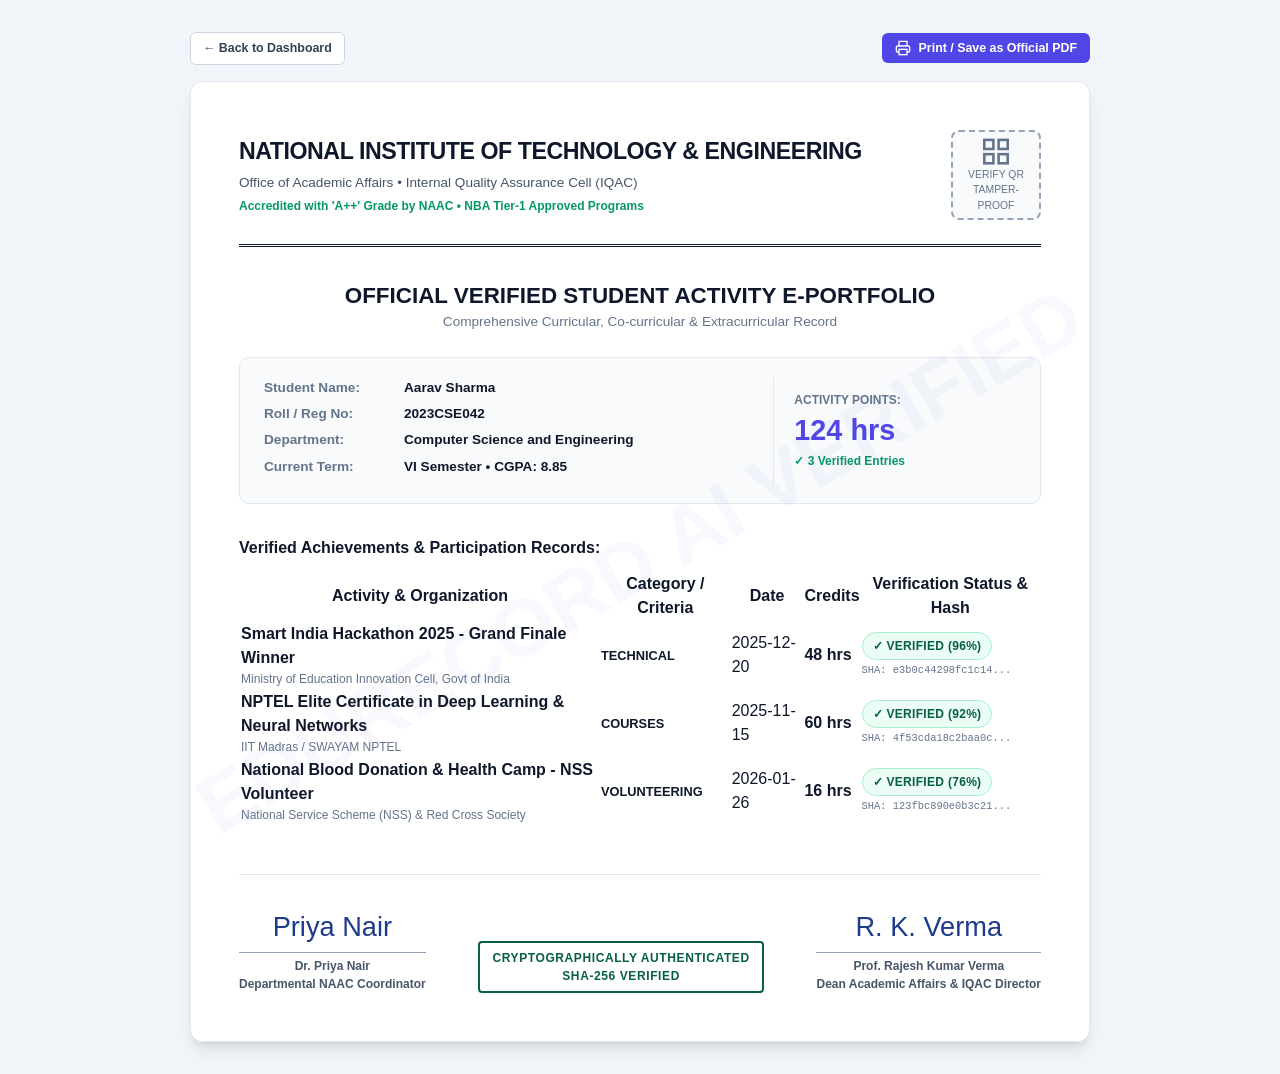
<file: portfolio.html>
<!DOCTYPE html>
<html lang="en">
<head>
    <meta charset="UTF-8">
    <meta name="viewport" content="width=device-width, initial-scale=1.0">
    <title>Official Verified e-Portfolio - EduRecord AI</title>
    <link rel="stylesheet" href="css/style.css">
    <link rel="stylesheet" href="css/print.css">
    <style>
        body {
            background-color: #f1f5f9;
            padding: 2rem 1rem;
            color: #0f172a;
        }
        .portfolio-page {
            max-width: 900px;
            margin: 0 auto;
            background: white;
            padding: 3rem;
            border-radius: 12px;
            box-shadow: var(--shadow-lg);
            border: 1px solid var(--gray-200);
            position: relative;
        }
        .inst-header {
            display: flex;
            align-items: center;
            justify-content: space-between;
            border-bottom: 3px double #0f172a;
            padding-bottom: 1.5rem;
            margin-bottom: 2rem;
        }
        .inst-title {
            font-size: 1.45rem;
            font-weight: 800;
            color: #0f172a;
            letter-spacing: -0.02em;
            text-transform: uppercase;
        }
        .inst-subtitle {
            font-size: 0.85rem;
            color: #475569;
            margin-top: 4px;
        }
        .qr-placeholder {
            width: 90px;
            height: 90px;
            border: 2px dashed #94a3b8;
            border-radius: 8px;
            display: flex;
            flex-direction: column;
            align-items: center;
            justify-content: center;
            font-size: 0.65rem;
            color: #64748b;
            text-align: center;
            padding: 4px;
            background: #f8fafc;
        }
        .student-profile-banner {
            display: grid;
            grid-template-columns: 2fr 1fr;
            gap: 1.5rem;
            background: #f8fafc;
            border: 1px solid var(--gray-200);
            border-radius: 10px;
            padding: 1.25rem 1.5rem;
            margin-bottom: 2rem;
        }
        .profile-row {
            display: grid;
            grid-template-columns: 140px 1fr;
            font-size: 0.85rem;
            margin-bottom: 6px;
        }
        .profile-lbl {
            font-weight: 700;
            color: #64748b;
        }
        .profile-val {
            font-weight: 600;
            color: #0f172a;
        }
        .watermark {
            position: absolute;
            top: 50%;
            left: 50%;
            transform: translate(-50%, -50%) rotate(-30deg);
            font-size: 5rem;
            font-weight: 900;
            color: rgba(79, 70, 229, 0.04);
            pointer-events: none;
            user-select: none;
            white-space: nowrap;
            text-transform: uppercase;
            z-index: 1;
        }
        .tally-grid {
            display: grid;
            grid-template-columns: repeat(3, 1fr);
            gap: 1rem;
            margin-bottom: 2rem;
        }
        .tally-card {
            border: 1px solid var(--gray-200);
            border-radius: 8px;
            padding: 1rem;
            text-align: center;
            background: #fafafa;
        }
        .tally-val {
            font-size: 1.6rem;
            font-weight: 800;
            color: var(--primary);
        }
        .tally-lbl {
            font-size: 0.75rem;
            color: #64748b;
            font-weight: 600;
            margin-top: 2px;
        }
        .cert-stamp {
            margin-top: 3rem;
            display: flex;
            align-items: flex-end;
            justify-content: space-between;
            padding-top: 2rem;
            border-top: 1px solid var(--gray-200);
        }
        .stamp-box {
            text-align: center;
        }
        .stamp-signature {
            font-family: 'Brush Script MT', cursive, sans-serif;
            font-size: 1.7rem;
            color: #1e3a8a;
        }
        .stamp-role {
            font-size: 0.75rem;
            color: #475569;
            font-weight: 700;
            border-top: 1px solid #94a3b8;
            padding-top: 4px;
            margin-top: 4px;
        }
    </style>
</head>
<body>
    <div style="max-width: 900px; margin: 0 auto 1rem auto; display: flex; justify-content: space-between; align-items: center;" class="no-print">
        <a href="index.html" class="btn btn-secondary btn-sm">&larr; Back to Dashboard</a>
        <div class="flex gap-2">
            <button class="btn btn-primary btn-sm" onclick="window.print()">
                <svg width="16" height="16" viewBox="0 0 24 24" fill="none" stroke="currentColor" stroke-width="2"><polyline points="6 9 6 2 18 2 18 9"></polyline><path d="M6 18H4a2 2 0 0 1-2-2v-5a2 2 0 0 1 2-2h16a2 2 0 0 1 2 2v5a2 2 0 0 1-2 2h-2"></path><rect x="6" y="14" width="12" height="8"></rect></svg>
                Print / Save as Official PDF
            </button>
        </div>
    </div>

    <div class="portfolio-page" id="documentContent">
        <div class="watermark">EduRecord AI Verified</div>
        
        <!-- Header -->
        <div class="inst-header">
            <div>
                <div class="inst-title">National Institute of Technology & Engineering</div>
                <div class="inst-subtitle">Office of Academic Affairs &bull; Internal Quality Assurance Cell (IQAC)</div>
                <div style="font-size: 0.75rem; color: #059669; font-weight: 700; margin-top: 4px;">
                    Accredited with 'A++' Grade by NAAC &bull; NBA Tier-1 Approved Programs
                </div>
            </div>
            <div class="qr-placeholder">
                <svg width="36" height="36" viewBox="0 0 24 24" fill="none" stroke="currentColor" stroke-width="2"><rect x="3" y="3" width="7" height="7"></rect><rect x="14" y="3" width="7" height="7"></rect><rect x="14" y="14" width="7" height="7"></rect><rect x="3" y="14" width="7" height="7"></rect></svg>
                <span>VERIFY QR<br>TAMPER-PROOF</span>
            </div>
        </div>

        <div id="dynamicContentArea">
            <!-- Injected via script -->
        </div>

        <!-- Stamp & Signatures -->
        <div class="cert-stamp">
            <div class="stamp-box">
                <div class="stamp-signature">Priya Nair</div>
                <div class="stamp-role">Dr. Priya Nair<br>Departmental NAAC Coordinator</div>
            </div>
            <div style="text-align: center;">
                <div style="border: 2px solid #065f46; color: #065f46; font-weight: 800; font-size: 0.75rem; padding: 6px 12px; border-radius: 4px; text-transform: uppercase; letter-spacing: 0.05em;">
                    Cryptographically Authenticated<br>SHA-256 Verified
                </div>
            </div>
            <div class="stamp-box">
                <div class="stamp-signature">R. K. Verma</div>
                <div class="stamp-role">Prof. Rajesh Kumar Verma<br>Dean Academic Affairs & IQAC Director</div>
            </div>
        </div>
    </div>

    <script src="js/config.js"></script>
    <script src="js/mockData.js"></script>
    <script src="js/api.js"></script>
    <script>
        window.addEventListener("DOMContentLoaded", async () => {
            const urlParams = new URLSearchParams(window.location.search);
            const isNaacReport = urlParams.get('export') === 'naac_report';
            const studentId = urlParams.get('studentId') || 'USR-001';
            
            const contentArea = document.getElementById('dynamicContentArea');

            if (isNaacReport) {
                // Render Institutional NAAC / NBA Summary
                document.title = "Institutional NAAC / NBA Activity Record Summary";
                const analytics = await apiService.getAnalytics();
                const activities = await apiService.getActivities();

                contentArea.innerHTML = `
                    <div style="text-align: center; margin-bottom: 2rem;">
                        <h2 style="font-size: 1.3rem; font-weight: 800; text-transform: uppercase;">
                            NAAC & NBA Comprehensive Student Activity Audit Report
                        </h2>
                        <div style="font-size: 0.85rem; color: #64748b; margin-top: 4px;">
                            Academic Year 2025 - 2026 &bull; Centralised Digital Repository
                        </div>
                    </div>

                    <div class="tally-grid">
                        <div class="tally-card">
                            <div class="tally-val">${analytics.totalSubmissions}</div>
                            <div class="tally-lbl">Total Validated Submissions</div>
                        </div>
                        <div class="tally-card">
                            <div class="tally-val">${analytics.aiAutomationRate}%</div>
                            <div class="tally-lbl">AI Automation Direct Rate</div>
                        </div>
                        <div class="tally-card">
                            <div class="tally-val">${analytics.workloadReductionPercent}%</div>
                            <div class="tally-lbl">Faculty Workload Saved</div>
                        </div>
                    </div>

                    <h3 style="font-size: 1rem; font-weight: 700; margin-bottom: 10px; color: #0f172a;">
                        NAAC Criteria Compliance Matrix:
                    </h3>
                    <table class="table" style="margin-bottom: 2rem;">
                        <thead>
                            <tr>
                                <th>Accreditation Criterion</th>
                                <th>Activity Scope</th>
                                <th>Audited Submissions</th>
                                <th>Status</th>
                            </tr>
                        </thead>
                        <tbody>
                            <tr>
                                <td><strong>Criterion 1.2 / 1.3</strong></td>
                                <td>Value-added MOOCs, NPTEL & Industry Internships</td>
                                <td><strong>${analytics.naacMetrics["Criterion 1 (Curricular Aspects)"]}</strong> Verified</td>
                                <td><span class="badge badge-auto-approved">&check; Compliant</span></td>
                            </tr>
                            <tr>
                                <td><strong>Criterion 3.2 / 3.4</strong></td>
                                <td>Research Publications, Patents, NSS & Social Outreach</td>
                                <td><strong>${analytics.naacMetrics["Criterion 3 (Research & Extension)"]}</strong> Verified</td>
                                <td><span class="badge badge-auto-approved">&check; Compliant</span></td>
                            </tr>
                            <tr>
                                <td><strong>Criterion 5.1 / 5.3</strong></td>
                                <td>Student Progression, National Hackathons & Sports Fests</td>
                                <td><strong>${analytics.naacMetrics["Criterion 5 (Student Support & Sports)"]}</strong> Verified</td>
                                <td><span class="badge badge-auto-approved">&check; Compliant</span></td>
                            </tr>
                        </tbody>
                    </table>

                    <h3 style="font-size: 1rem; font-weight: 700; margin-bottom: 10px; color: #0f172a;">
                        Verified Student Activity Records (Sample Audit Ledger):
                    </h3>
                    <table class="table">
                        <thead>
                            <tr>
                                <th>Student Roll & Name</th>
                                <th>Activity Title</th>
                                <th>Category</th>
                                <th>AI Confidence</th>
                                <th>Verification Authority</th>
                            </tr>
                        </thead>
                        <tbody>
                            ${activities.slice(0, 6).map(a => `
                                <tr>
                                    <td><strong>${a.studentName}</strong><br><span style="font-size:0.75rem; color:#64748b;">${a.rollNumber}</span></td>
                                    <td>${a.title}<br><span style="font-size:0.75rem; color:#64748b;">${a.organization}</span></td>
                                    <td><span style="font-size:0.75rem; font-weight:600;">${a.category}</span></td>
                                    <td><strong>${a.verification?.confidenceScore || 90}%</strong></td>
                                    <td><span style="font-size:0.75rem;">${a.verification?.status === 'AUTO_APPROVED' ? 'AI Pipeline' : 'Faculty Coordinator'}</span></td>
                                </tr>
                            `).join('')}
                        </tbody>
                    </table>
                `;
            } else {
                // Render Single Student e-Portfolio
                const users = apiService.getStoredUsers();
                const student = users.find(u => u.id === studentId) || users[0];
                const activities = await apiService.getActivities({ studentId: student.id });
                const verifiedActs = activities.filter(a => a.verification?.status === "AUTO_APPROVED" || a.verification?.status === "FACULTY_APPROVED");
                const totalHours = verifiedActs.reduce((sum, a) => sum + (a.hoursSpent || 0), 0);

                contentArea.innerHTML = `
                    <div style="text-align: center; margin-bottom: 1.5rem;">
                        <h2 style="font-size: 1.4rem; font-weight: 800; text-transform: uppercase; color: #0f172a;">
                            Official Verified Student Activity e-Portfolio
                        </h2>
                        <div style="font-size: 0.85rem; color: #64748b;">
                            Comprehensive Curricular, Co-curricular & Extracurricular Record
                        </div>
                    </div>

                    <!-- Student Profile Banner -->
                    <div class="student-profile-banner">
                        <div>
                            <div class="profile-row">
                                <span class="profile-lbl">Student Name:</span>
                                <span class="profile-val">${student.name}</span>
                            </div>
                            <div class="profile-row">
                                <span class="profile-lbl">Roll / Reg No:</span>
                                <span class="profile-val">${student.rollNumber || '2023CSE042'}</span>
                            </div>
                            <div class="profile-row">
                                <span class="profile-lbl">Department:</span>
                                <span class="profile-val">${student.department}</span>
                            </div>
                            <div class="profile-row">
                                <span class="profile-lbl">Current Term:</span>
                                <span class="profile-val">${student.semester || 'VI Semester'} &bull; CGPA: ${student.cgpa || 8.85}</span>
                            </div>
                        </div>
                        <div style="border-left: 1px solid var(--gray-200); padding-left: 1.25rem; display: flex; flex-direction: column; justify-content: center;">
                            <div style="font-size: 0.75rem; color: #64748b; font-weight: 700; text-transform: uppercase;">Activity Points:</div>
                            <div style="font-size: 1.8rem; font-weight: 800; color: var(--primary);">${totalHours} hrs</div>
                            <div style="font-size: 0.75rem; color: #059669; font-weight: 600;">&check; ${verifiedActs.length} Verified Entries</div>
                        </div>
                    </div>

                    <!-- Verified Activities Ledger -->
                    <h3 style="font-size: 1rem; font-weight: 700; margin-bottom: 10px; color: #0f172a;">
                        Verified Achievements & Participation Records:
                    </h3>
                    <table class="table">
                        <thead>
                            <tr>
                                <th>Activity & Organization</th>
                                <th>Category / Criteria</th>
                                <th>Date</th>
                                <th>Credits</th>
                                <th>Verification Status & Hash</th>
                            </tr>
                        </thead>
                        <tbody>
                            ${verifiedActs.map(a => `
                                <tr>
                                    <td>
                                        <strong>${a.title}</strong>
                                        <div style="font-size: 0.75rem; color: #64748b;">${a.organization}</div>
                                    </td>
                                    <td>
                                        <span style="font-size: 0.8rem; font-weight: 600;">${a.category}</span>
                                    </td>
                                    <td>${a.eventDate}</td>
                                    <td><strong>${a.hoursSpent || 10} hrs</strong></td>
                                    <td>
                                        <span class="badge badge-auto-approved">&check; Verified (${a.verification?.confidenceScore || 90}%)</span>
                                        <div style="font-size: 0.65rem; font-family: var(--font-mono); color: #64748b; margin-top: 3px;">
                                            SHA: ${(a.certificate?.fileHash || 'Verified').substring(0, 16)}...
                                        </div>
                                    </td>
                                </tr>
                            `).join('')}
                        </tbody>
                    </table>
                `;
            }
        });
    </script>
</body>
</html>
</file>
<file: css/style.css>
/* ==========================================================================
   Base Styles & Design Tokens
   EduRecord AI - Student Record Management System
   ========================================================================== */

:root {
    --primary: #4f46e5;
    --primary-hover: #4338ca;
    --primary-light: #eef2ff;
    --primary-rgb: 79, 70, 229;

    --secondary: #0f172a;
    --secondary-light: #1e293b;
    --accent: #06b6d4;

    --success: #10b981;
    --success-bg: #ecfdf5;
    --success-border: #a7f3d0;

    --warning: #f59e0b;
    --warning-bg: #fffbeb;
    --warning-border: #fde68a;

    --danger: #ef4444;
    --danger-bg: #fef2f2;
    --danger-border: #fecaca;

    --info: #3b82f6;
    --info-bg: #eff6ff;

    --gray-50: #f8fafc;
    --gray-100: #f1f5f9;
    --gray-200: #e2e8f0;
    --gray-300: #cbd5e1;
    --gray-400: #94a3b8;
    --gray-500: #64748b;
    --gray-600: #475569;
    --gray-700: #334155;
    --gray-800: #1e293b;
    --gray-900: #0f172a;

    --font-sans: -apple-system, BlinkMacSystemFont, "Segoe UI", Roboto, "Helvetica Neue", Arial, sans-serif;
    --font-mono: ui-monospace, SFMono-Regular, Menlo, Monaco, Consolas, monospace;

    --shadow-sm: 0 1px 2px 0 rgb(0 0 0 / 0.05);
    --shadow-md: 0 4px 6px -1px rgb(0 0 0 / 0.1), 0 2px 4px -2px rgb(0 0 0 / 0.1);
    --shadow-lg: 0 10px 15px -3px rgb(0 0 0 / 0.1), 0 4px 6px -4px rgb(0 0 0 / 0.1);
    --shadow-xl: 0 20px 25px -5px rgb(0 0 0 / 0.1), 0 8px 10px -6px rgb(0 0 0 / 0.1);

    --radius-sm: 6px;
    --radius-md: 10px;
    --radius-lg: 16px;
    --radius-xl: 24px;
}

* {
    box-sizing: border-box;
    margin: 0;
    padding: 0;
}

body {
    font-family: var(--font-sans);
    background-color: #f8fafc;
    color: var(--gray-800);
    line-height: 1.5;
    -webkit-font-smoothing: antialiased;
}

a {
    color: var(--primary);
    text-decoration: none;
}

button, input, select, textarea {
    font-family: inherit;
}

/* Utilities */
.text-center { text-align: center; }
.text-right { text-align: right; }
.flex { display: flex; }
.items-center { align-items: center; }
.justify-between { justify-content: space-between; }
.justify-center { justify-content: center; }
.gap-2 { gap: 0.5rem; }
.gap-4 { gap: 1rem; }
.gap-6 { gap: 1.5rem; }

/* Badges */
.badge {
    display: inline-flex;
    align-items: center;
    gap: 6px;
    padding: 4px 10px;
    border-radius: 9999px;
    font-size: 0.75rem;
    font-weight: 600;
    letter-spacing: 0.025em;
    text-transform: uppercase;
}

.badge-auto-approved {
    background-color: #ecfdf5;
    color: #065f46;
    border: 1px solid #a7f3d0;
}

.badge-pending-faculty {
    background-color: #fffbeb;
    color: #92400e;
    border: 1px solid #fde68a;
}

.badge-faculty-approved {
    background-color: #eff6ff;
    color: #1e40af;
    border: 1px solid #bfdbfe;
}

.badge-rejected {
    background-color: #fef2f2;
    color: #991b1b;
    border: 1px solid #fecaca;
}

.badge-duplicate {
    background-color: #fdf2f8;
    color: #9d174d;
    border: 1px solid #fbcfe8;
}

.pulse-dot {
    width: 6px;
    height: 6px;
    border-radius: 50%;
    background-color: currentColor;
    display: inline-block;
    animation: pulse 1.5s infinite;
}

@keyframes pulse {
    0%, 100% { opacity: 1; transform: scale(1); }
    50% { opacity: 0.4; transform: scale(0.85); }
}

/* Buttons */
.btn {
    display: inline-flex;
    align-items: center;
    justify-content: center;
    gap: 8px;
    padding: 9px 18px;
    border-radius: var(--radius-md);
    font-size: 0.875rem;
    font-weight: 600;
    cursor: pointer;
    transition: all 0.2s ease;
    border: 1px solid transparent;
}

.btn-primary {
    background-color: var(--primary);
    color: white;
}
.btn-primary:hover {
    background-color: var(--primary-hover);
    box-shadow: 0 4px 12px rgba(79, 70, 229, 0.25);
}

.btn-secondary {
    background-color: white;
    color: var(--gray-700);
    border-color: var(--gray-300);
}
.btn-secondary:hover {
    background-color: var(--gray-50);
    border-color: var(--gray-400);
}

.btn-success {
    background-color: var(--success);
    color: white;
}
.btn-success:hover {
    background-color: #059669;
}

.btn-danger {
    background-color: var(--danger);
    color: white;
}
.btn-danger:hover {
    background-color: #dc2626;
}

.btn-sm {
    padding: 6px 12px;
    font-size: 0.775rem;
    border-radius: var(--radius-sm);
}

/* Modals */
.modal-backdrop {
    position: fixed;
    top: 0;
    left: 0;
    right: 0;
    bottom: 0;
    background-color: rgba(15, 23, 42, 0.6);
    backdrop-filter: blur(4px);
    display: flex;
    align-items: center;
    justify-content: center;
    z-index: 999;
    padding: 1.5rem;
    opacity: 0;
    pointer-events: none;
    transition: opacity 0.25s ease;
}

.modal-backdrop.active {
    opacity: 1;
    pointer-events: auto;
}

.modal-card {
    background: white;
    border-radius: var(--radius-lg);
    box-shadow: var(--shadow-xl);
    width: 100%;
    max-width: 680px;
    max-height: 90vh;
    overflow-y: auto;
    position: relative;
    transform: translateY(12px) scale(0.98);
    transition: all 0.25s ease;
}

.modal-backdrop.active .modal-card {
    transform: translateY(0) scale(1);
}

.modal-card.modal-lg {
    max-width: 950px;
}

.modal-header {
    display: flex;
    align-items: center;
    justify-content: space-between;
    padding: 1.25rem 1.5rem;
    border-bottom: 1px solid var(--gray-200);
}

.modal-title {
    font-size: 1.2rem;
    font-weight: 700;
    color: var(--gray-900);
}

.modal-close {
    background: transparent;
    border: none;
    font-size: 1.5rem;
    color: var(--gray-400);
    cursor: pointer;
    line-height: 1;
}
.modal-close:hover { color: var(--gray-700); }

.modal-body {
    padding: 1.5rem;
}

.modal-footer {
    display: flex;
    justify-content: flex-end;
    gap: 12px;
    padding: 1rem 1.5rem;
    border-top: 1px solid var(--gray-200);
    background-color: var(--gray-50);
}

/* Toast Notifications */
#toast-container {
    position: fixed;
    bottom: 24px;
    right: 24px;
    display: flex;
    flex-direction: column;
    gap: 10px;
    z-index: 1000;
}

.toast {
    display: flex;
    align-items: center;
    gap: 12px;
    padding: 12px 18px;
    border-radius: var(--radius-md);
    background: white;
    box-shadow: var(--shadow-lg);
    border-left: 4px solid var(--primary);
    font-size: 0.875rem;
    animation: toastIn 0.3s cubic-bezier(0.16, 1, 0.3, 1);
    min-width: 280px;
}

.toast.toast-success { border-left-color: var(--success); }
.toast.toast-warning { border-left-color: var(--warning); }
.toast.toast-error { border-left-color: var(--danger); }

@keyframes toastIn {
    from { opacity: 0; transform: translateY(16px); }
    to { opacity: 1; transform: translateY(0); }
}
</file>
<file: css/print.css>
/* ==========================================================================
   Print Stylesheet for Student e-Portfolio & NAAC Accreditation Reports
   ========================================================================== */

@media print {
    body {
        background: white !important;
        color: #000 !important;
        font-size: 11pt !important;
    }

    .sidebar, .topbar, .btn, .no-print, #toast-container, .modal-backdrop {
        display: none !important;
    }

    .main-wrapper {
        margin: 0 !important;
        padding: 0 !important;
    }

    .page-content {
        padding: 0 !important;
    }

    .portfolio-container {
        border: 2px solid #0f172a !important;
        padding: 24px !important;
        margin: 0 !important;
        box-shadow: none !important;
    }

    .card {
        border: 1px solid #ccc !important;
        box-shadow: none !important;
        break-inside: avoid;
    }

    .table th {
        background-color: #f1f5f9 !important;
        color: #000 !important;
    }

    .table td {
        border-bottom: 1px solid #ddd !important;
    }

    .badge {
        border: 1px solid #000 !important;
        color: #000 !important;
        background: transparent !important;
    }

    @page {
        margin: 1.5cm;
    }
}
</file>
